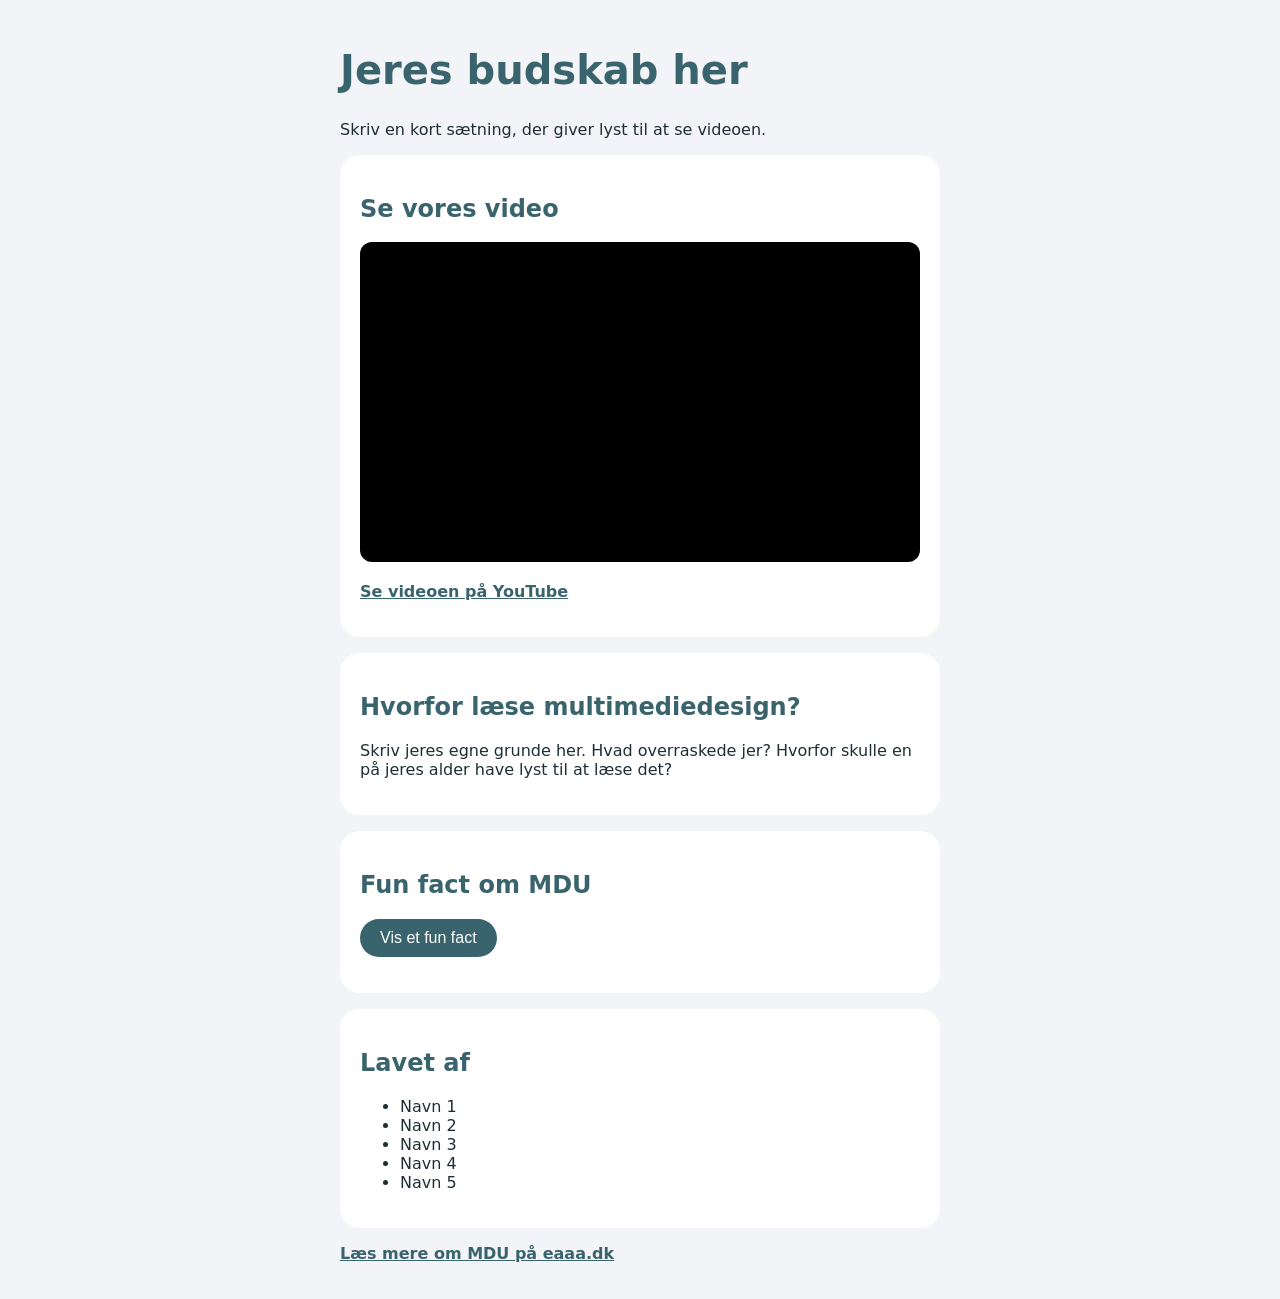
<file: infoside-starter/index.html>
<!DOCTYPE html>
<html lang="da">
<head>
  <meta charset="UTF-8">
  <meta name="viewport" content="width=device-width, initial-scale=1.0">
  <title>Et glimt af MDU</title>
  <link rel="stylesheet" href="styles.css">
</head>
<body>
  <!-- Starter til jeres infoside til casen »Et glimt af MDU«.
       Skift teksterne ud med jeres egne, sæt videoen ind, og gør designet til jeres eget. -->

  <!-- Jeres budskab: kort og skarpt -->
  <h1>Jeres budskab her</h1>
  <p>Skriv en kort sætning, der giver lyst til at se videoen.</p>

  <section>
    <h2>Se vores video</h2>
    <!-- Eksempel-video fra EAAA. Skift den ud med jeres egen:
         - Uploadet video: Træk den ind i CodeSandbox, kald den video.mp4,
           og skriv <video src="video.mp4" controls></video> i stedet for <iframe>.
         - På YouTube: Skift koden efter /embed/ ud med koden fra jeres videos link.
         - På TikTok eller Instagram: Slet <iframe>, og ret linket herunder. -->
    <iframe src="https://www.youtube.com/embed/-ck-7NS9d5U" title="Uddan dig til multimediedesigner på Erhvervsakademi Aarhus" allowfullscreen></iframe>
    <p><a href="https://www.youtube.com/watch?v=-ck-7NS9d5U">Se videoen på YouTube</a></p>
  </section>

  <section>
    <h2>Hvorfor læse multimediedesign?</h2>
    <p>Skriv jeres egne grunde her. Hvad overraskede jer? Hvorfor skulle en på jeres alder have lyst til at læse det?</p>
  </section>

  <section>
    <h2>Fun fact om MDU</h2>
    <button id="fakta-knap">Vis et fun fact</button>
    <p id="fakta-tekst"></p>
  </section>

  <section>
    <h2>Lavet af</h2>
    <ul>
      <li>Navn 1</li>
      <li>Navn 2</li>
      <li>Navn 3</li>
      <li>Navn 4</li>
      <li>Navn 5</li>
    </ul>
  </section>

  <p><a href="https://www.eaaa.dk/videregaende-uddannelser/erhvervsakademiuddannelse/multimediedesigner/">Læs mere om MDU på eaaa.dk</a></p>

  <script src="app.js"></script>
</body>
</html>
</file>
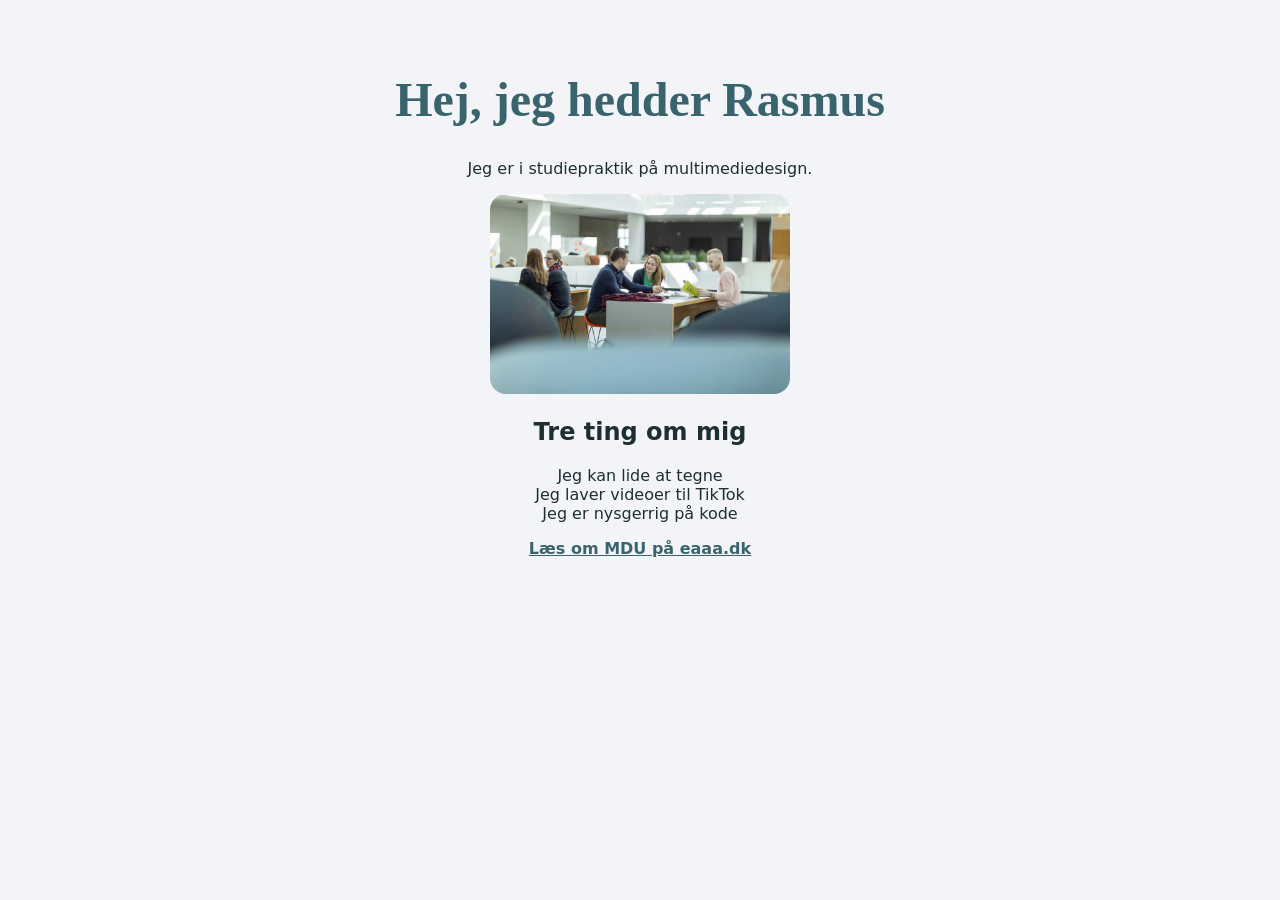
<file: codesandbox/1-html-css-loesning/index.html>
<!DOCTYPE html>
<html lang="da">
<head>
  <meta charset="UTF-8">
  <meta name="viewport" content="width=device-width, initial-scale=1.0">
  <title>Øvelse 1 · HTML og CSS</title>
  <link rel="stylesheet" href="styles.css">
</head>
<body>
  <h1>Hej, jeg hedder Rasmus</h1>
  <p>Jeg er i studiepraktik på multimediedesign.</p>
  <img src="billede.webp" alt="Studerende, der snakker sammen ved et bord">

  <h2>Tre ting om mig</h2>
  <ul>
    <li>Jeg kan lide at tegne</li>
    <li>Jeg laver videoer til TikTok</li>
    <li>Jeg er nysgerrig på kode</li>
  </ul>

  <a href="https://www.eaaa.dk">Læs om MDU på eaaa.dk</a>

  <script src="app.js"></script>
</body>
</html>
</file>
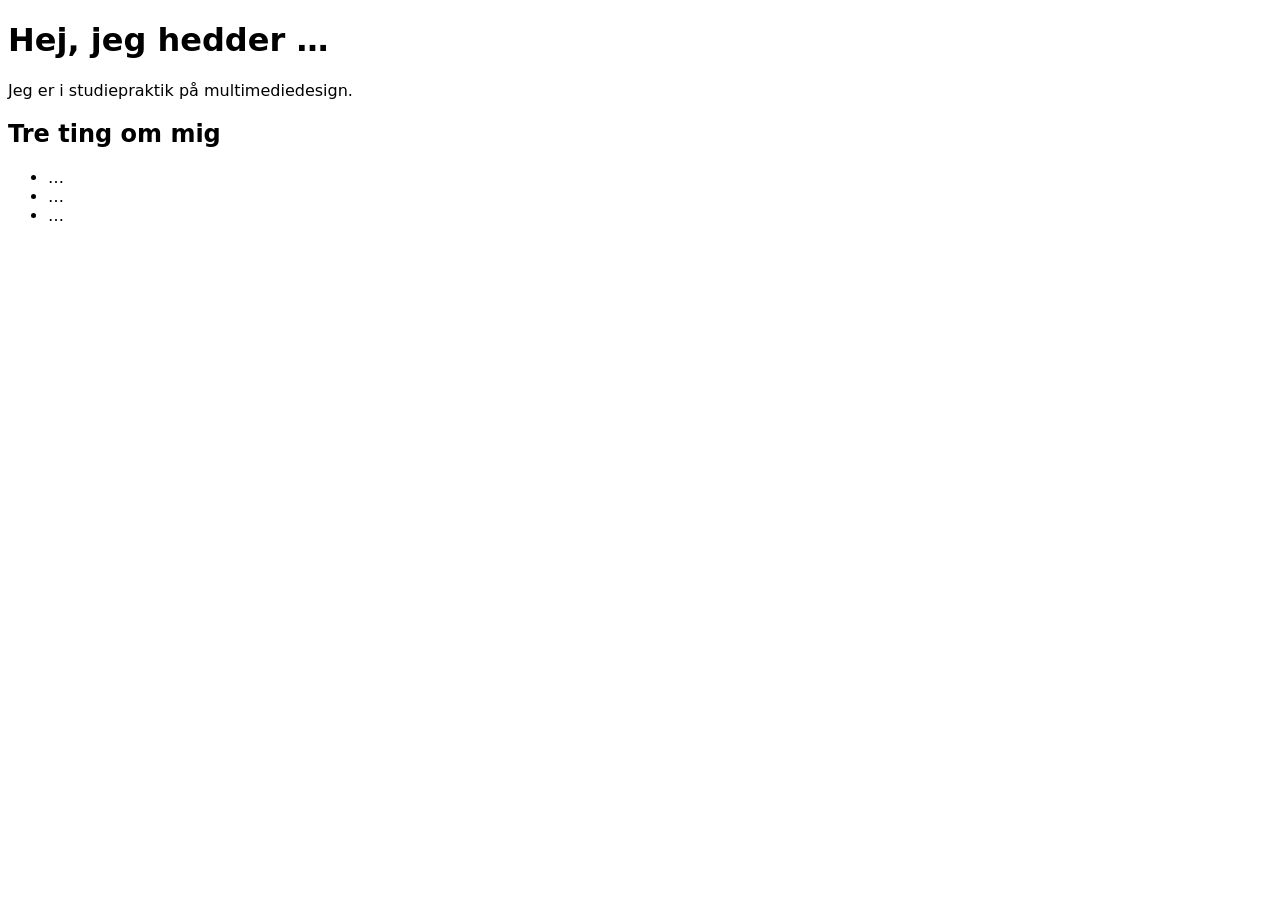
<file: codesandbox/1-html-css/index.html>
<!DOCTYPE html>
<html lang="da">
<head>
  <meta charset="UTF-8">
  <meta name="viewport" content="width=device-width, initial-scale=1.0">
  <title>Øvelse 1 · HTML og CSS</title>
  <link rel="stylesheet" href="styles.css">
</head>
<body>
  <!-- Opgave 1: Skriv dit navn -->
  <h1>Hej, jeg hedder …</h1>
  <p>Jeg er i studiepraktik på multimediedesign.</p>

  <!-- Opgave 3: Tilføj et billede her, fx <img src="LINK-TIL-BILLEDE" alt="Beskriv billedet">
       Tip: Højreklik på et billede på nettet, vælg »Kopiér billedadresse«, og sæt den ind i src -->

  <h2>Tre ting om mig</h2>
  <!-- Opgave 2: Skriv tre ting om dig selv -->
  <ul>
    <li>…</li>
    <li>…</li>
    <li>…</li>
  </ul>

  <!-- Opgave 4: Tilføj et link her, fx <a href="https://www.eaaa.dk">Læs om MDU</a> -->

  <script src="app.js"></script>
</body>
</html>
</file>
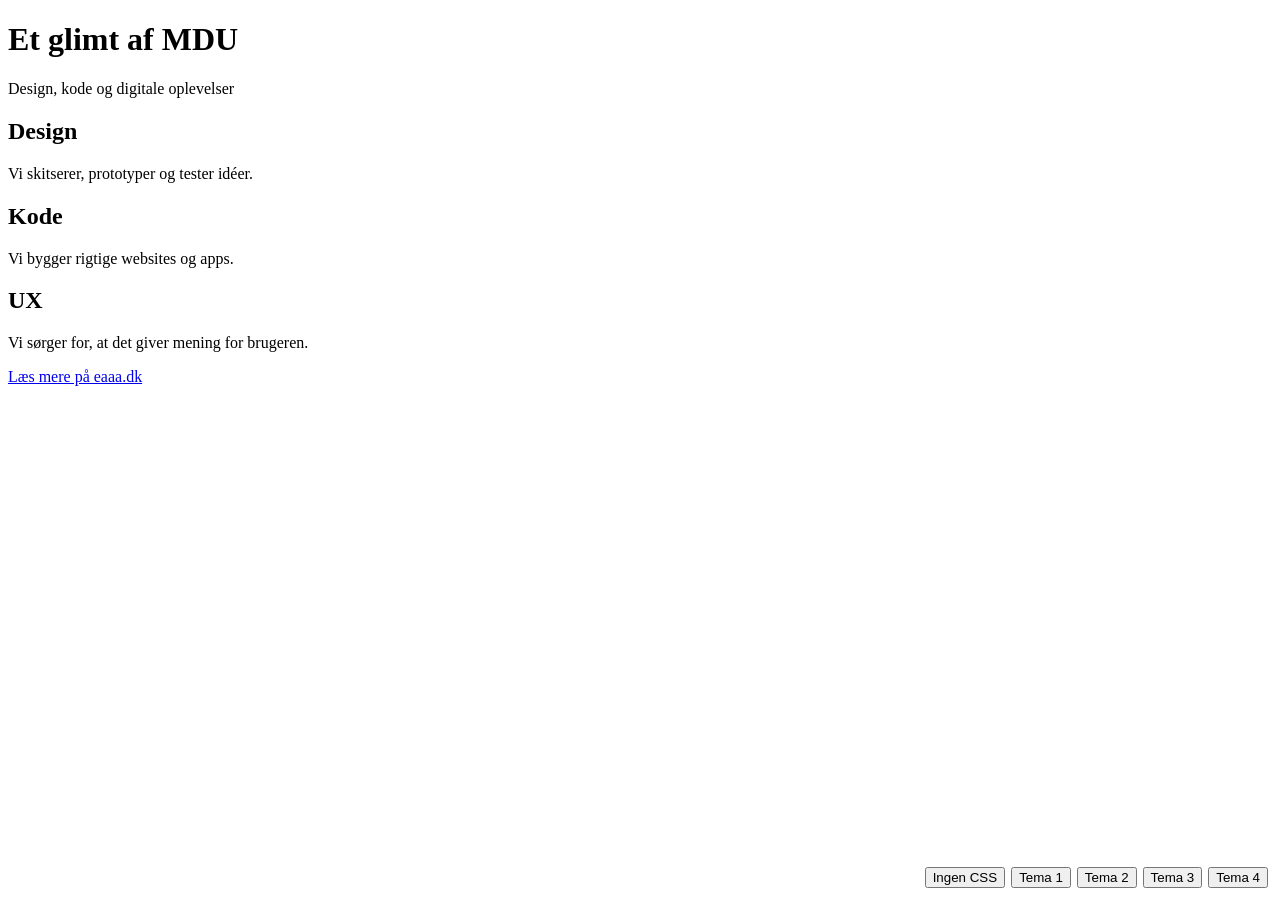
<file: codesandbox/css-eksempel/index.html>
<!DOCTYPE html>
<html lang="da">
<head>
  <meta charset="UTF-8">
  <meta name="viewport" content="width=device-width, initial-scale=1.0">
  <title>Samme HTML, forskellig CSS</title>
  <link rel="stylesheet" href="styles.css">
</head>
<body>
  <!-- Knapperne skifter tema. HTML'en herunder ændrer sig aldrig – kun CSS'en -->
  <nav class="vaelg-tema">
    <button data-tema="">Ingen CSS</button>
    <button data-tema="tema-1">Tema 1</button>
    <button data-tema="tema-2">Tema 2</button>
    <button data-tema="tema-3">Tema 3</button>
    <button data-tema="tema-4">Tema 4</button>
  </nav>

  <header>
    <h1>Et glimt af MDU</h1>
    <p>Design, kode og digitale oplevelser</p>
  </header>

  <main>
    <article>
      <h2>Design</h2>
      <p>Vi skitserer, prototyper og tester idéer.</p>
    </article>
    <article>
      <h2>Kode</h2>
      <p>Vi bygger rigtige websites og apps.</p>
    </article>
    <article>
      <h2>UX</h2>
      <p>Vi sørger for, at det giver mening for brugeren.</p>
    </article>
  </main>

  <footer>
    <a href="https://www.eaaa.dk">Læs mere på eaaa.dk</a>
  </footer>

  <script src="app.js"></script>
</body>
</html>
</file>
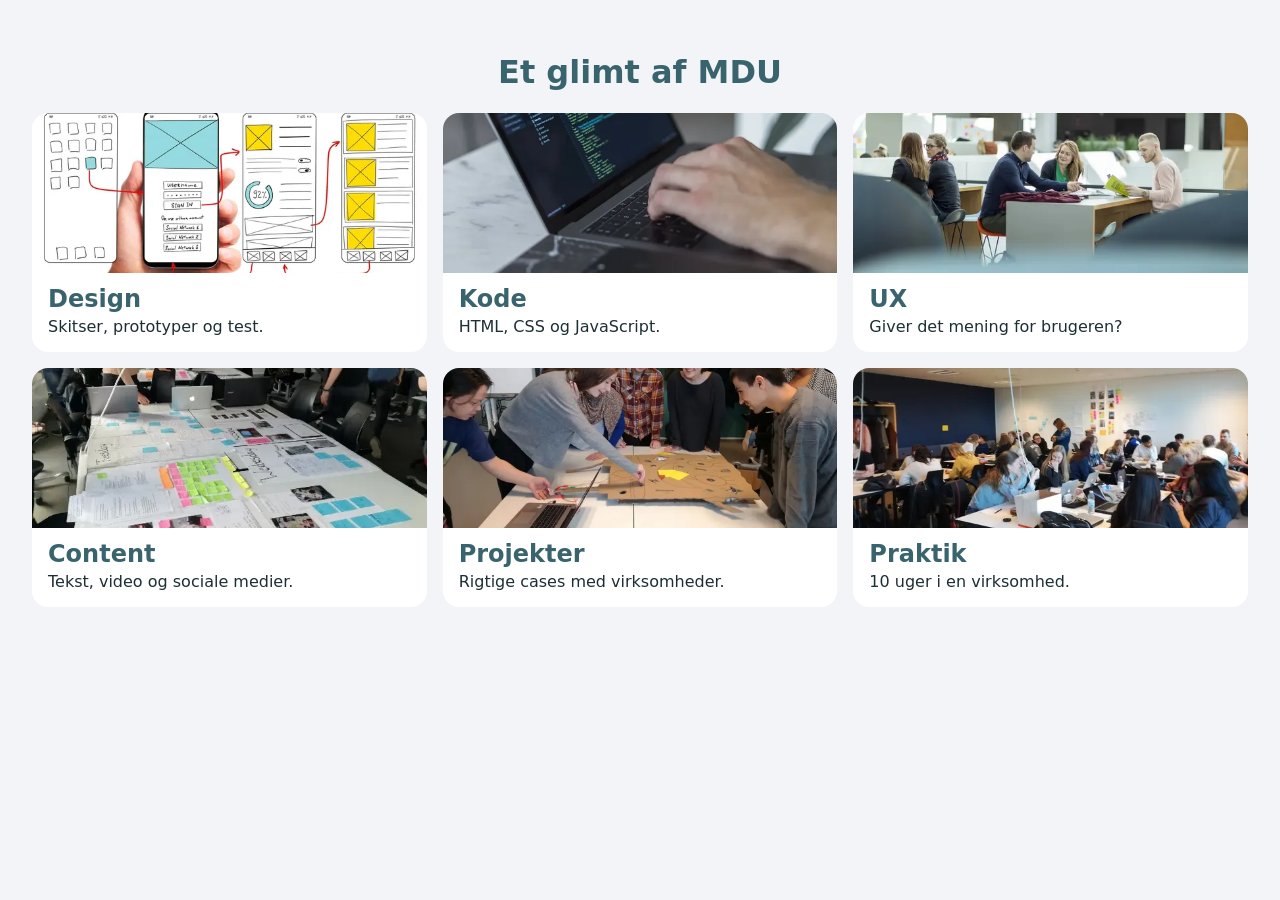
<file: codesandbox/grid-eksempel/index.html>
<!DOCTYPE html>
<html lang="da">
<head>
  <meta charset="UTF-8">
  <meta name="viewport" content="width=device-width, initial-scale=1.0">
  <title>CSS Grid · Et glimt af MDU</title>
  <link rel="stylesheet" href="styles.css">
</head>
<body>
  <h1>Et glimt af MDU</h1>

  <!-- Alle kortene ligger i ét element med klassen "grid" -->
  <section class="grid">
    <article>
      <img src="billeder/1.webp" alt="Skitser af app-skærme omkring en mobil">
      <h2>Design</h2>
      <p>Skitser, prototyper og test.</p>
    </article>
    <article>
      <img src="billeder/2.webp" alt="Hænder på et tastatur med kode på skærmen">
      <h2>Kode</h2>
      <p>HTML, CSS og JavaScript.</p>
    </article>
    <article>
      <img src="billeder/3.webp" alt="Studerende, der snakker sammen ved et bord">
      <h2>UX</h2>
      <p>Giver det mening for brugeren?</p>
    </article>
    <article>
      <img src="billeder/4.webp" alt="Et bord med post-its og skitser fra en workshop">
      <h2>Content</h2>
      <p>Tekst, video og sociale medier.</p>
    </article>
    <article>
      <img src="billeder/5.webp" alt="Studerende bøjet over en prototype af pap">
      <h2>Projekter</h2>
      <p>Rigtige cases med virksomheder.</p>
    </article>
    <article>
      <img src="billeder/6.webp" alt="Et fyldt klasselokale med gruppearbejde">
      <h2>Praktik</h2>
      <p>10 uger i en virksomhed.</p>
    </article>
  </section>

  <script src="app.js"></script>
</body>
</html>
</file>
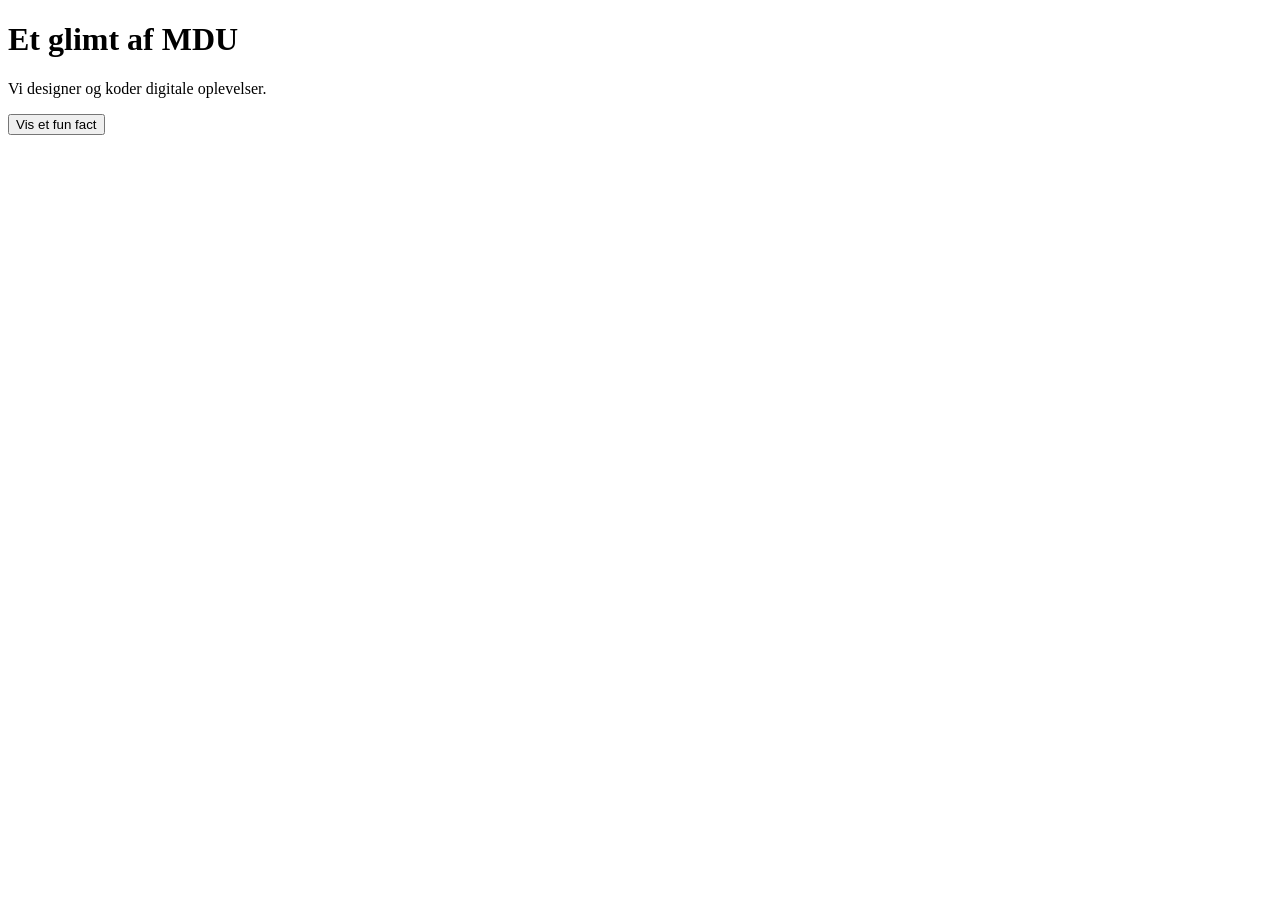
<file: codesandbox/demo/trin-1/index.html>
<!DOCTYPE html>
<html lang="da">
<head>
  <meta charset="UTF-8">
  <meta name="viewport" content="width=device-width, initial-scale=1.0">
  <title>Et glimt af MDU</title>
</head>
<body>
  <h1>Et glimt af MDU</h1>
  <p>Vi designer og koder digitale oplevelser.</p>
  <button>Vis et fun fact</button>
  <p id="fakta"></p>
</body>
</html>
</file>
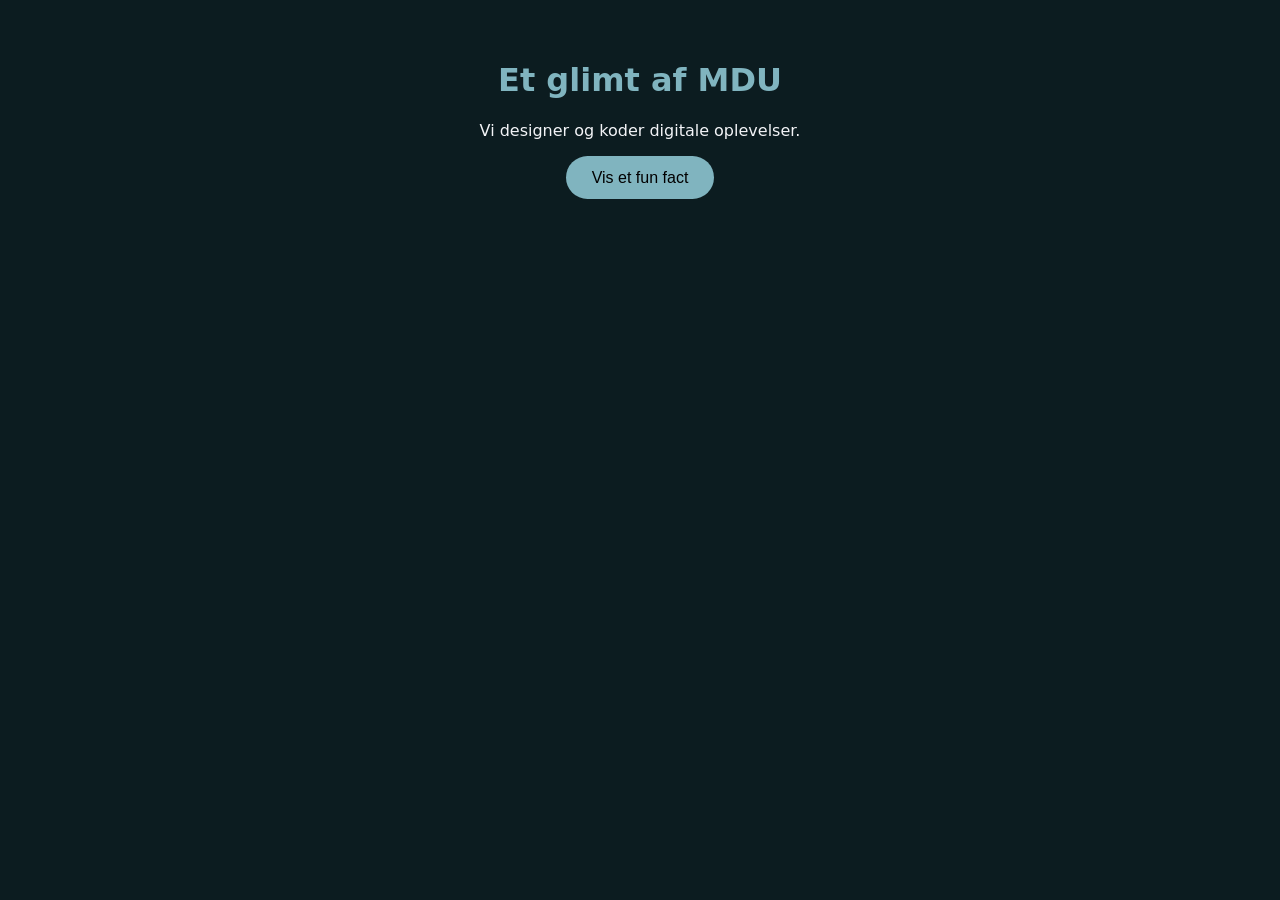
<file: codesandbox/demo/trin-2/index.html>
<!DOCTYPE html>
<html lang="da">
<head>
  <meta charset="UTF-8">
  <meta name="viewport" content="width=device-width, initial-scale=1.0">
  <title>Et glimt af MDU</title>
  <link rel="stylesheet" href="styles.css">
</head>
<body>
  <h1>Et glimt af MDU</h1>
  <p>Vi designer og koder digitale oplevelser.</p>
  <button>Vis et fun fact</button>
  <p id="fakta"></p>
</body>
</html>
</file>
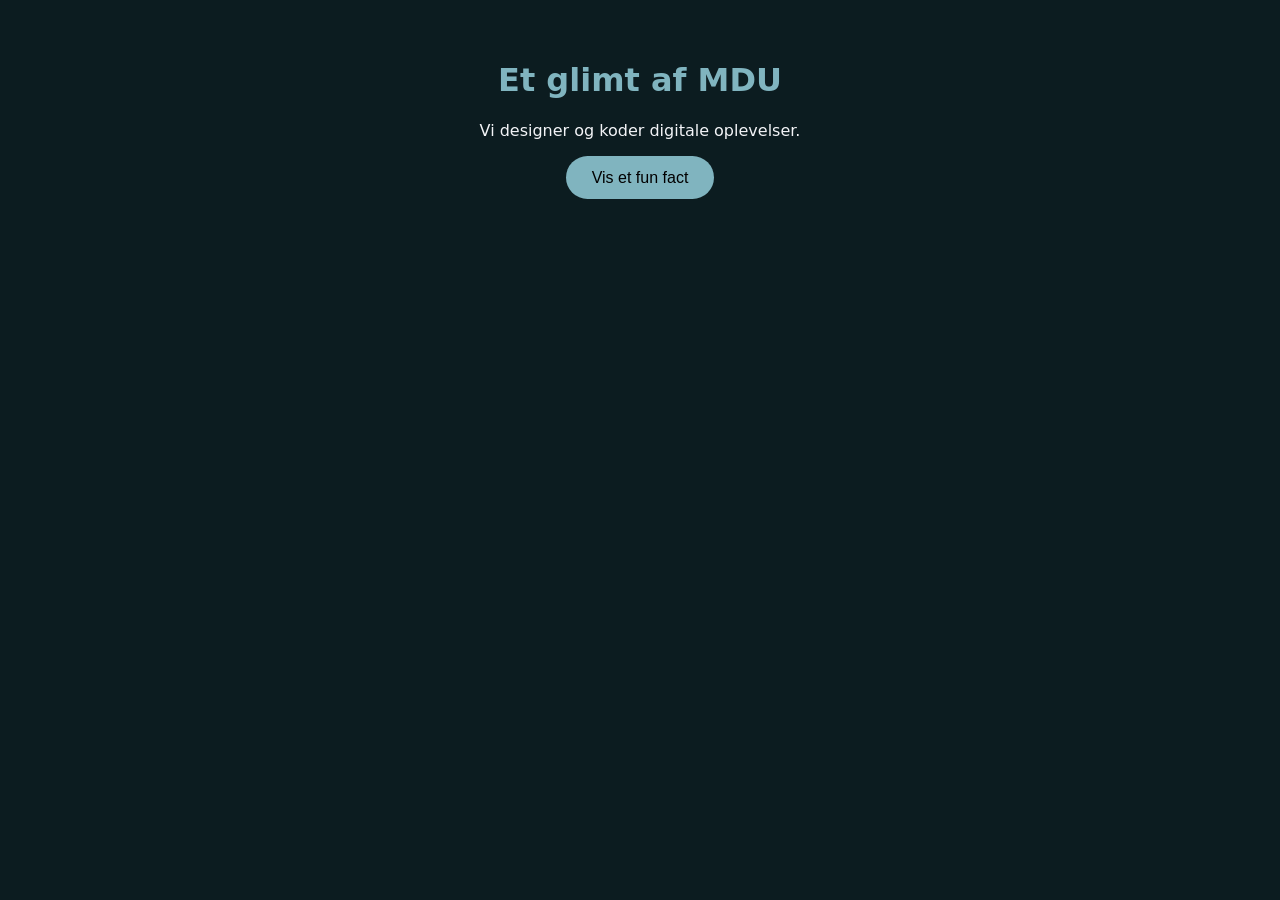
<file: codesandbox/demo/trin-3/index.html>
<!DOCTYPE html>
<html lang="da">
<head>
  <meta charset="UTF-8">
  <meta name="viewport" content="width=device-width, initial-scale=1.0">
  <title>Et glimt af MDU</title>
  <link rel="stylesheet" href="styles.css">
</head>
<body>
  <h1>Et glimt af MDU</h1>
  <p>Vi designer og koder digitale oplevelser.</p>
  <button>Vis et fun fact</button>
  <p id="fakta"></p>
  <script src="app.js"></script>
</body>
</html>
</file>
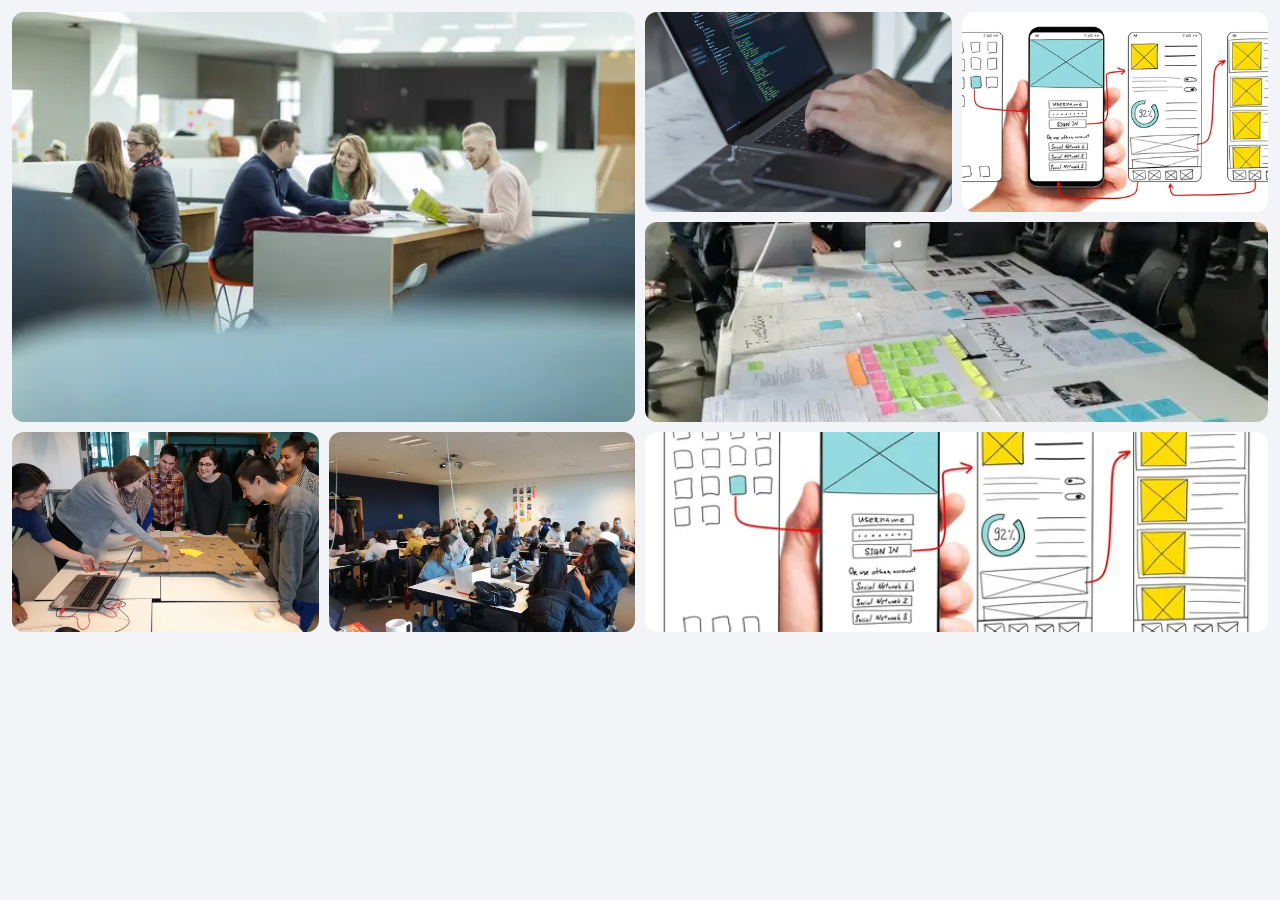
<file: codesandbox/grid-eksempel/galleri.html>
<!DOCTYPE html>
<html lang="da">
<head>
  <meta charset="UTF-8">
  <meta name="viewport" content="width=device-width, initial-scale=1.0">
  <title>CSS Grid · Galleri</title>
  <link rel="stylesheet" href="galleri.css">
</head>
<body>
  <div class="galleri">
    <img class="stor" src="billeder/3.webp" alt="Studerende, der snakker sammen ved et bord">
    <img src="billeder/2.webp" alt="Hænder på et tastatur med kode på skærmen">
    <img src="billeder/1.webp" alt="Skitser af app-skærme omkring en mobil">
    <img class="bred" src="billeder/4.webp" alt="Et bord med post-its og skitser fra en workshop">
    <img src="billeder/5.webp" alt="Studerende bøjet over en prototype af pap">
    <img src="billeder/6.webp" alt="Et fyldt klasselokale med gruppearbejde">
    <img class="bred" src="billeder/1.webp" alt="Skitser af app-skærme omkring en mobil">
  </div>
</body>
</html>
</file>
<file: infoside-starter/styles.css>
/* Farver fra EAAA's designguide: #3a646d #80b4bf #f3f4f7 #f0e87d #e47125 */

body {
  font-family: system-ui, sans-serif;
  background: #f3f4f7;
  color: #1d2f33;
  max-width: 600px; /* smal side, så den ser godt ud på både mobil og computer */
  margin: 0 auto;
  padding: 20px;
}

h1 {
  color: #3a646d;
  font-size: 2.5rem;
}

h2 {
  color: #3a646d;
}

/* De hvide kort */
section {
  background: white;
  border-radius: 20px;
  padding: 20px;
  margin-bottom: 16px;
}

/* Videoen fylder kortets bredde */
iframe,
video {
  width: 100%;
  height: 320px;
  border: none;
  border-radius: 12px;
  background: black;
}

a {
  color: #3a646d;
  font-weight: bold;
}

a:hover {
  color: #e47125;
}

button {
  background: #3a646d;
  color: white;
  padding: 10px 20px;
  border: none;
  border-radius: 20px;
  font-size: 1rem;
  cursor: pointer;
}

button:hover {
  background: #e47125;
}

#fakta-tekst {
  font-weight: bold;
  color: #e47125;
}
</file>
<file: codesandbox/1-html-css-loesning/styles.css>
body {
  font-family: system-ui, sans-serif;
  background: #f3f4f7;
  color: #1d2f33;
  text-align: center;
  padding: 2rem;
}

h1 {
  font-family: Georgia, serif;
  color: #3a646d;
  font-size: 3rem;
}

ul {
  list-style: none;
  padding: 0;
}

img {
  width: 300px;
  border-radius: 1rem;
}

a {
  color: #3a646d;
  font-weight: bold;
}

a:hover {
  color: #e47125;
}
</file>
<file: codesandbox/1-html-css/styles.css>
/* STYLES.CSS – udseendet. Skriv dine CSS-regler her, og gem.
   Farver fra EAAA's designguide: #3a646d #80b4bf #f3f4f7 #f0e87d #e47125 */

body {
  font-family: system-ui, sans-serif;
}
</file>
<file: codesandbox/css-eksempel/styles.css>
/* Samme HTML – fire temaer. Uden tema ser siden ud, som browseren selv viser den. */

/* Knapperne til at skifte tema */
.vaelg-tema {
  position: fixed;
  right: 12px;
  bottom: 12px;
  display: flex;
  gap: 6px;
}


/* ---------- Tema 1: mørk og rund ---------- */
.tema-1 {
  margin: 0;
  padding: 3rem;
  background: #0c1c20;
  color: #f3f4f7;
  font-family: system-ui, sans-serif;
}

.tema-1 h1 {
  font-size: 3rem;
  color: #80b4bf;
  margin: 0;
}

.tema-1 main {
  display: grid;
  grid-template-columns: repeat(3, 1fr);
  gap: 1rem;
}

.tema-1 article {
  background: #1d3b43;
  border-radius: 1.5rem;
  padding: 1.5rem;
}

.tema-1 h2 {
  color: #f0e87d;
}

.tema-1 a {
  color: #80b4bf;
}


/* ---------- Tema 2: lys og legende ---------- */
.tema-2 {
  margin: 0;
  padding: 3rem;
  background: #f4ebc0;
  color: #3a646d;
  font-family: system-ui, sans-serif;
  text-align: center;
}

.tema-2 h1 {
  font-size: 3.5rem;
  margin: 0;
}

.tema-2 main {
  display: flex;
  justify-content: center;
  gap: 1.5rem;
}

.tema-2 article {
  background: #d9a6a1;
  color: white;
  border-radius: 50%;
  width: 180px;
  height: 180px;
  display: grid;
  place-content: center;
  padding: 1rem;
  transform: rotate(-4deg);
}

.tema-2 article:nth-child(2) {
  background: #84b18f;
  transform: rotate(4deg);
}

.tema-2 article:nth-child(3) {
  background: #80b4bf;
}

.tema-2 a {
  color: #3a646d;
  font-weight: bold;
}


/* ---------- Tema 3: avis ---------- */
.tema-3 {
  margin: 0 auto;
  padding: 2rem 3rem;
  max-width: 900px;
  background: white;
  color: black;
  font-family: Georgia, serif;
}

.tema-3 header {
  border-bottom: 4px double black;
  text-align: center;
}

.tema-3 h1 {
  font-size: 3.5rem;
  text-transform: uppercase;
  letter-spacing: 0.05em;
  margin: 0;
}

.tema-3 main {
  columns: 3;
  column-rule: 1px solid #ccc;
  padding: 1rem 0;
}

.tema-3 h2 {
  font-style: italic;
  margin-top: 0;
}

.tema-3 a {
  color: black;
}


/* ---------- Tema 4: neon ---------- */
.tema-4 {
  margin: 0;
  padding: 3rem;
  background: black;
  color: #f0e87d;
  font-family: ui-monospace, monospace;
  text-transform: uppercase;
}

.tema-4 h1 {
  font-size: 3rem;
  margin: 0;
  color: #e47125;
  text-shadow: 0 0 20px #e47125;
}

.tema-4 main {
  display: grid;
  grid-template-columns: repeat(3, 1fr);
  gap: 1rem;
}

.tema-4 article {
  border: 4px solid #f0e87d;
  padding: 1rem;
}

.tema-4 a {
  color: black;
  background: #f0e87d;
  padding: 0.3rem 0.6rem;
}
</file>
<file: codesandbox/grid-eksempel/styles.css>
body {
  font-family: system-ui, sans-serif;
  background: #f3f4f7;
  color: #1d2f33;
  margin: 0;
  padding: 2rem;
}

h1 {
  color: #3a646d;
  text-align: center;
}

/* ---------- Gitteret ---------- */

/* Mobil: én kolonne */
.grid {
  display: grid;
  grid-template-columns: 1fr;
  gap: 1rem;
}

/* Tablet: to kolonner */
@media (min-width: 600px) {
  .grid {
    grid-template-columns: 1fr 1fr;
  }
}

/* Computer: tre kolonner */
@media (min-width: 900px) {
  .grid {
    grid-template-columns: 1fr 1fr 1fr;
  }
}

/* ---------- Kortene ---------- */
article {
  background: white;
  border-radius: 16px;
  overflow: hidden;
}

article img {
  display: block;
  width: 100%;
  height: 160px;
  object-fit: cover;
}

article h2 {
  color: #3a646d;
  margin: 12px 16px 4px;
}

article p {
  margin: 0 16px 16px;
}
</file>
<file: codesandbox/demo/trin-2/styles.css>
body {
  background: #0c1c20;
  color: #f3f4f7;
  font-family: system-ui, sans-serif;
  text-align: center;
  padding: 2rem;
}

h1 { color: #80b4bf; }

button {
  background: #80b4bf;
  border: none;
  border-radius: 999px;
  padding: 0.8rem 1.6rem;
  font-size: 1rem;
}
</file>
<file: codesandbox/demo/trin-3/styles.css>
body {
  background: #0c1c20;
  color: #f3f4f7;
  font-family: system-ui, sans-serif;
  text-align: center;
  padding: 2rem;
}

h1 { color: #80b4bf; }

button {
  background: #80b4bf;
  border: none;
  border-radius: 999px;
  padding: 0.8rem 1.6rem;
  font-size: 1rem;
}
</file>
<file: codesandbox/grid-eksempel/galleri.css>
body {
  margin: 0;
  background: #f3f4f7;
}

/* Fire kolonner, og alle rækker er 200px høje */
.galleri {
  display: grid;
  grid-template-columns: repeat(4, 1fr);
  grid-auto-rows: 200px;
  gap: 10px;
  padding: 12px;
}

.galleri img {
  width: 100%;
  height: 100%;
  object-fit: cover;
  border-radius: 12px;
}

/* Et stort billede fylder 2 kolonner og 2 rækker */
.stor {
  grid-column: span 2;
  grid-row: span 2;
}

/* Et bredt billede fylder 2 kolonner */
.bred {
  grid-column: span 2;
}

/* På mobil: to kolonner */
@media (max-width: 600px) {
  .galleri {
    grid-template-columns: repeat(2, 1fr);
    grid-auto-rows: 140px;
  }
}
</file>
